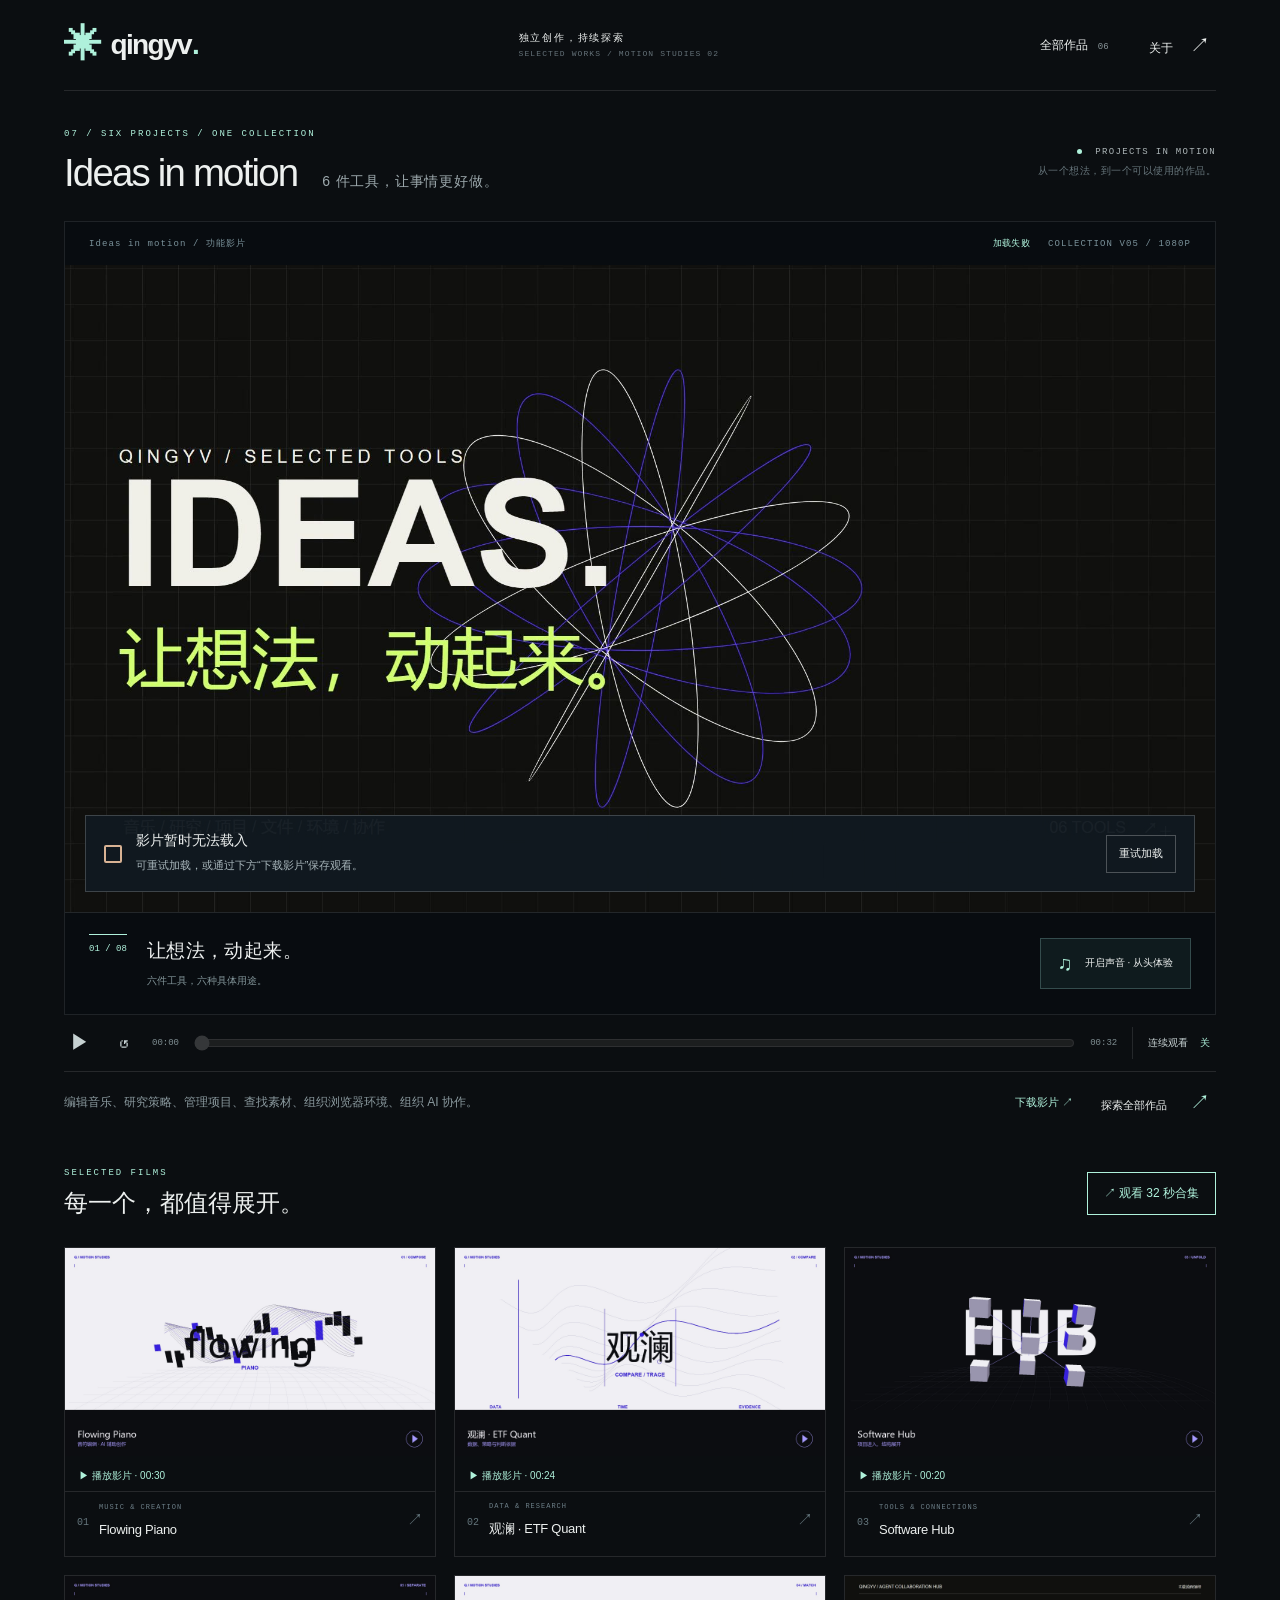
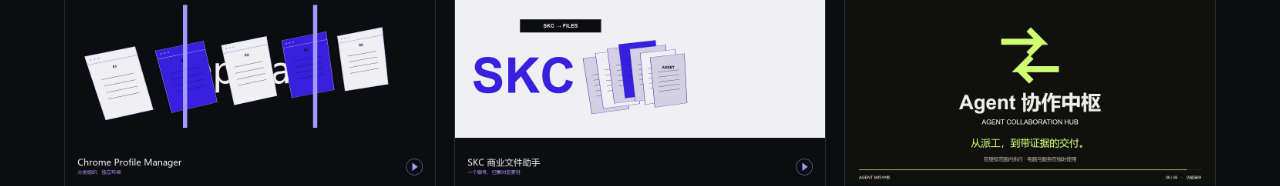
<file: index.html>
<!doctype html><html lang="zh-CN"><head><meta charset="utf-8"><meta http-equiv="refresh" content="0; url=prototype.html"><title>qingyv 展厅样片</title></head><body><a href="prototype.html">打开展厅样片</a></body></html>
</file>
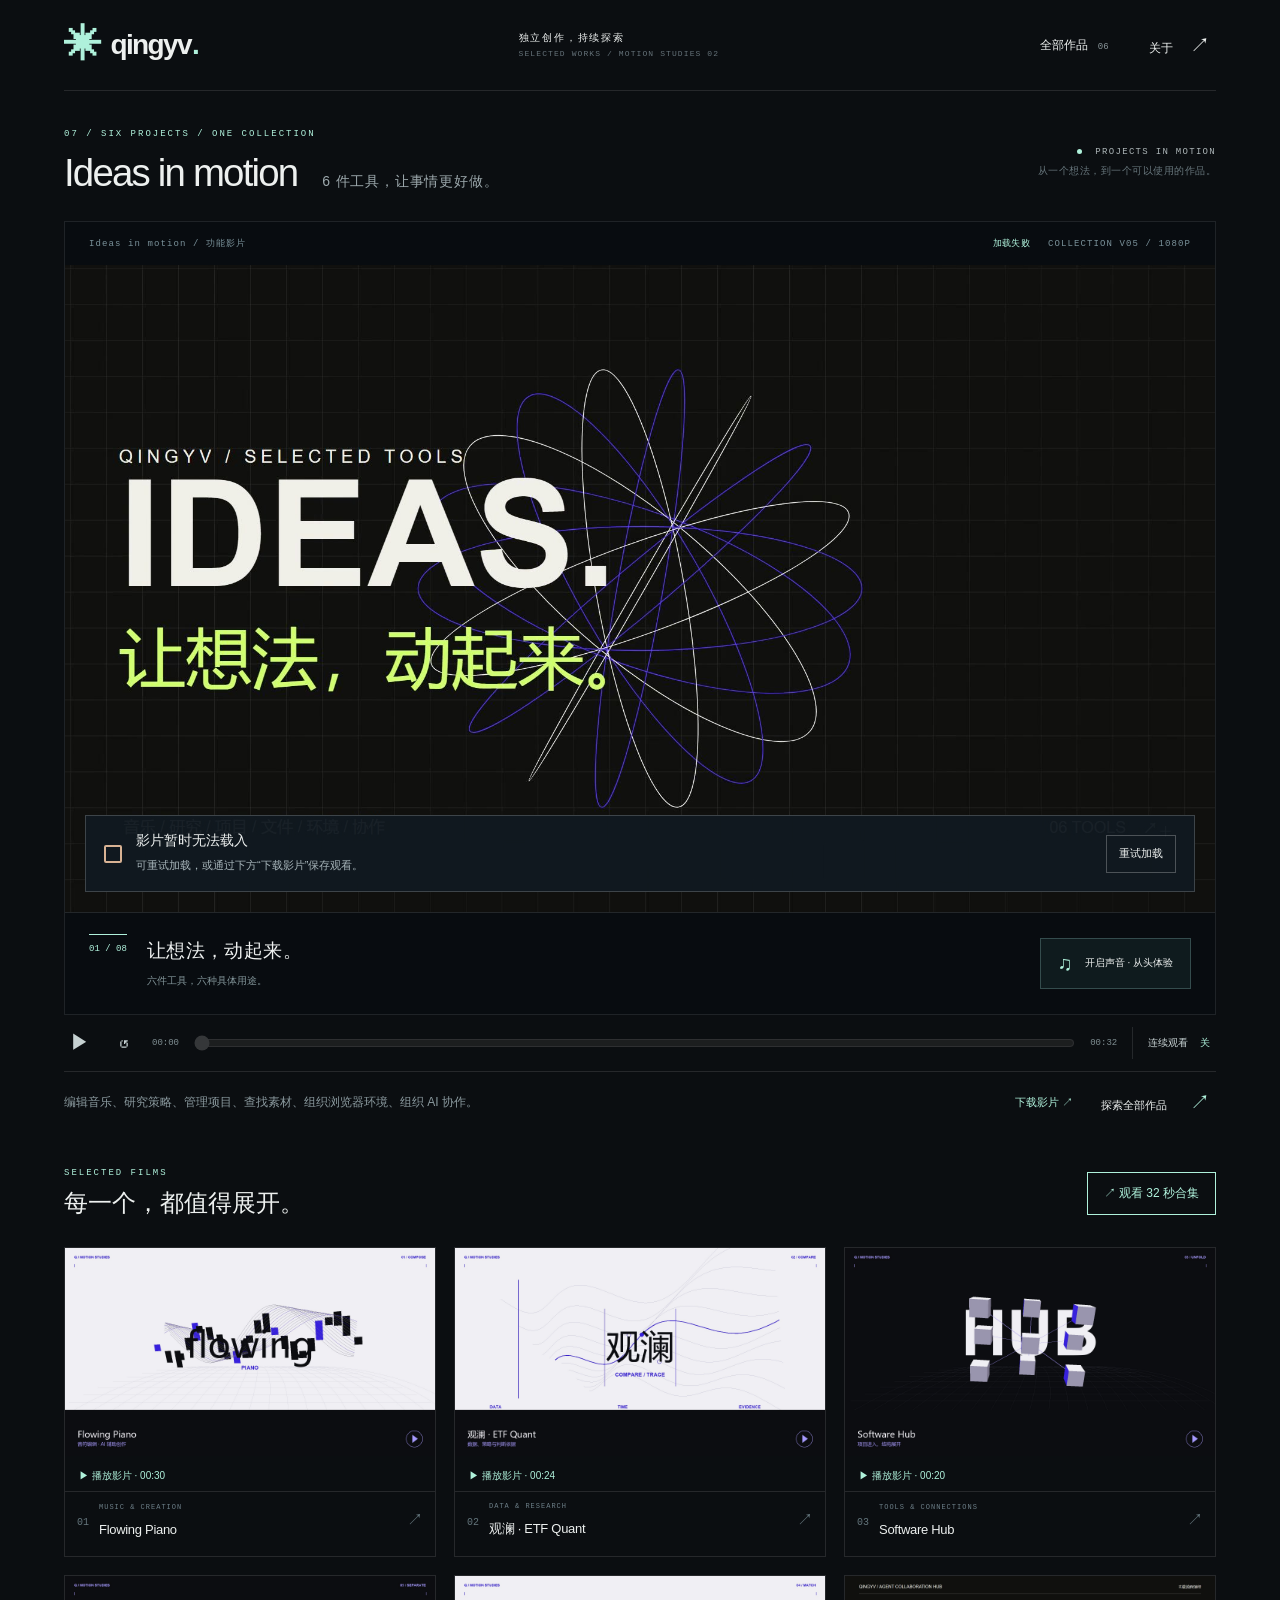
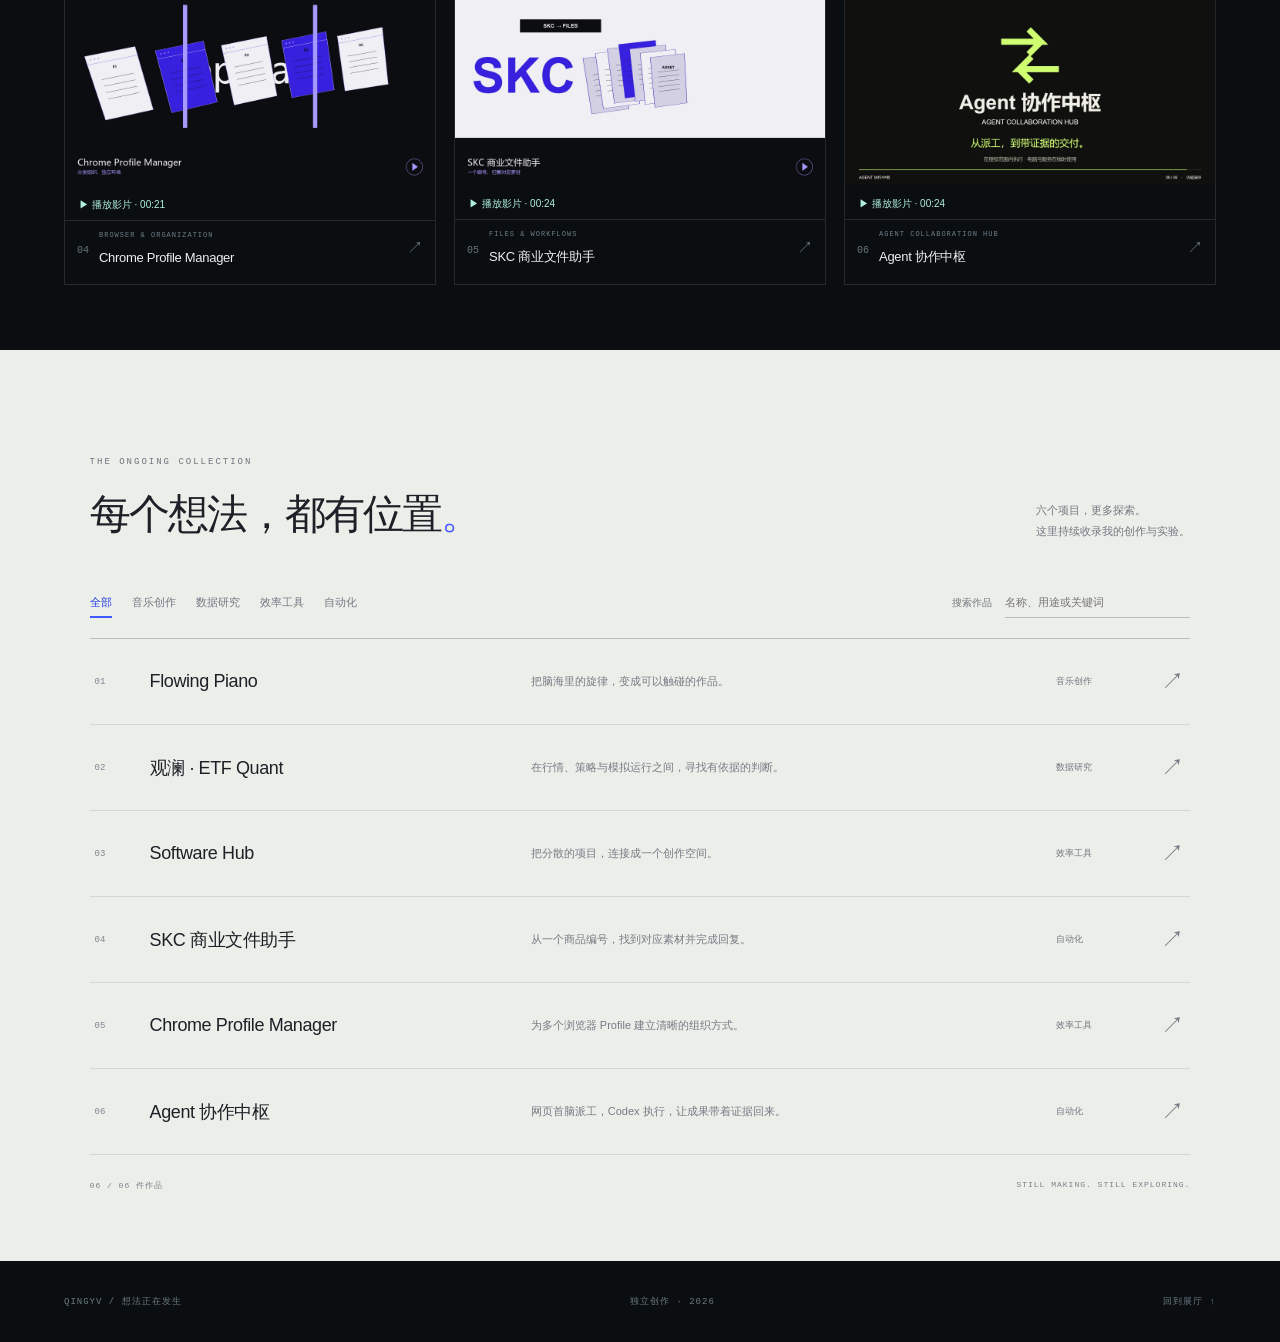
<file: prototype.html>
<!doctype html>
<html lang="zh-CN">
<head>
<meta charset="UTF-8"><meta name="viewport" content="width=device-width, initial-scale=1">
<meta name="theme-color" content="#0b0e11"><title>qingyv — Projects in motion</title>
<link rel="icon" href="data:image/svg+xml,%3Csvg xmlns='http://www.w3.org/2000/svg' viewBox='0 0 40 40'%3E%3Crect width='40' height='40' fill='%233e55ff'/%3E%3Ctext x='7' y='30' font-size='32' fill='white'%3E✳%3C/text%3E%3C/svg%3E">
<link rel="stylesheet" href="style.css?v=6"><link rel="stylesheet" href="archive.css?v=2">
<script src="projects.js?v=9" defer></script><script src="motion.js?v=6" defer></script><script src="archive.js?v=2" defer></script>
</head>
<body data-scene="0">
<header class="header"><a class="wordmark" href="#top" aria-label="qingyv 首页"><span>✳</span> qingyv<span class="brand-dot">.</span></a><div class="header-note">独立创作，持续探索<span>SELECTED WORKS / MOTION STUDIES 02</span></div><nav class="header-links"><a href="#archive">全部作品 <span id="navCount">06</span></a><button id="about" class="about-button">关于 <span>↗</span></button></nav></header>
<main id="top">
<section class="exhibition" aria-label="项目合集与六部独立影片">
<div class="exhibition-heading"><div><p class="overline" id="projectEyebrow">01 / MUSIC & CREATION</p><h1 id="projectTitle">Flowing Piano<span>让音符，流动起来。</span></h1></div><div class="heading-side"><span class="live-dot"></span> PROJECTS IN MOTION<br><small>从一个想法，到一个可以使用的作品。</small></div></div>
<div class="cinema" id="cinema">
<div class="stage-top"><span id="stageLabel">FLOWING PIANO / 音符编辑与声场反馈</span><span class="stage-meta"><span id="playbackState">准备影片</span><span id="stageMode">GENERATIVE MOTION / 01</span></span></div>
<div class="media-frame" id="mediaFrame">
<video id="sceneVideo" playsinline muted preload="metadata" tabindex="0" aria-label="Flowing Piano 宣传片"></video>
<div id="mediaStatus" class="media-feedback" hidden><span class="load-mark" aria-hidden="true"></span><div class="feedback-copy" role="status" aria-live="polite"><strong id="mediaStatusTitle"></strong><p id="mediaStatusText"></p></div><div class="feedback-actions"><button id="mediaRetry" hidden>重试加载</button><button id="mediaCancel" hidden>取消加载</button></div></div>
</div>
<div class="scene-caption"><span id="phaseNumber">01 / 04</span><div><strong id="phaseTitle">一切，从一个音开始。</strong><span id="phaseDescription">一枚音符落下，一缕光亮起。</span></div><button id="soundToggle" aria-pressed="false"><span class="sound-icon">♫</span><span id="soundLabel">开启声音 · 从头体验</span></button></div>
</div>
<div class="transport"><button id="motionToggle" aria-label="暂停影片" aria-pressed="false">Ⅱ</button><button id="replay" aria-label="重播当前项目影片">↺</button><span id="timecode">00:00</span><label class="timeline-label"><span class="sr-only">影片进度</span><input id="timeline" type="range" min="0" max="30" step="0.01" value="0"></label><span id="duration">00:30</span><button id="autoNext" aria-pressed="false">连续观看 <span>关</span></button></div>
<div class="feature-line"><p id="featureSummary">弹奏录制、编辑音符，让音乐成为看得见的创作。</p><div class="feature-actions"><a id="filmDownload" download>下载影片 ↗</a><button id="projectDetail">了解项目 <span>↗</span></button></div></div>
<div class="films-heading"><div><span class="overline">SELECTED FILMS</span><h2>每一个，都值得展开。</h2></div><button id="showOverview" aria-pressed="true">↗ 观看 32 秒合集</button></div>
<nav class="project-nav" aria-label="选择动画项目" id="projectNav"></nav>
</section>
<section class="archive" id="archive" aria-labelledby="archiveTitle">
<div class="archive-heading"><div><span class="archive-eyebrow">THE ONGOING COLLECTION</span><h2 id="archiveTitle">每个想法，都有位置<span>。</span></h2></div><p>六个项目，更多探索。<br>这里持续收录我的创作与实验。</p></div>
<div class="archive-controls"><div class="category-filters" id="categoryFilters" aria-label="按类别筛选"></div><label class="project-search"><span>搜索作品</span><input id="projectSearch" type="search" placeholder="名称、用途或关键词" autocomplete="off"></label></div>
<div id="archiveList"></div><p class="empty-state" id="emptyState" hidden>暂时没有匹配的作品。试试其他关键词，或切换到“全部”。</p>
<div class="archive-end"><span id="resultCount" aria-live="polite"></span><span>STILL MAKING. STILL EXPLORING.</span></div>
</section>
</main>
<footer><span>QINGYV / 想法正在发生</span><span>独立创作 · 2026</span><a href="#top">回到展厅 ↑</a></footer>
<dialog id="detailDialog"><button class="dialog-close" aria-label="关闭详情">×</button><span class="dialog-eyebrow" id="detailKicker"></span><h2 id="detailTitle"></h2><p id="detailBody"></p><div class="detail-points" id="detailPoints"></div><p class="dialog-note">动画根据项目功能制作，界面与数据为演示内容；实际软件未在此页面运行。</p><button class="dialog-return">回到展厅 ↗</button></dialog>
</body>
</html>
</file>
<file: style.css>
:root{--bg:#0b0e11;--fg:#edf0ef;--muted:#8a969a;--accent:#aff1db;--line:#ffffff1c;--blue:#4359ff;color-scheme:dark}
*{box-sizing:border-box}html{scroll-behavior:smooth}body{margin:0;background:var(--bg);color:var(--fg);font-family:Arial,"Microsoft YaHei",sans-serif}button,input{font:inherit}button{cursor:pointer;color:inherit;background:none;border:0}a{color:inherit;text-decoration:none}button:focus-visible,a:focus-visible{outline:2px solid var(--accent);outline-offset:5px}::selection{background:#4056ef;color:white}
.header{height:91px;margin:0 5%;border-bottom:1px solid var(--line);display:flex;align-items:center;justify-content:space-between}.wordmark{font-size:28px;font-weight:700;letter-spacing:-1.6px;display:flex;align-items:center;gap:10px}.wordmark>span:first-child{font-size:38px;color:var(--accent)}.brand-dot{margin-left:-9px;color:var(--accent)}.header-note{font-size:10px;line-height:1.9;letter-spacing:1.8px}.header-note span{display:block;color:#657279;font:8px/1.8 Consolas,monospace;letter-spacing:1.1px}.header-links{display:flex;gap:32px;align-items:center}.about-button{font-size:12px}.about-button span{margin-left:14px;font-size:20px}
.exhibition{max-width:1800px;margin:auto;padding:38px 5% 0}.exhibition-heading{display:flex;justify-content:space-between;align-items:center;margin-bottom:26px}.overline{font:9px Consolas,monospace;letter-spacing:2px;color:var(--accent);margin:0 0 12px}h1{font-size:clamp(27px,3vw,46px);font-weight:500;letter-spacing:-1.8px;margin:0}h1 span{font-size:14px;letter-spacing:.8px;color:#9ca8ac;margin-left:25px;display:inline-block}.heading-side{font:9px/2 Consolas,monospace;letter-spacing:1.3px;text-align:right;color:#acb5b7}.heading-side small{font:10px/2 Arial,"Microsoft YaHei",sans-serif;color:#68777d;letter-spacing:.5px}.live-dot{display:inline-block;width:5px;height:5px;background:var(--accent);border-radius:50%;margin-right:7px}
.cinema{position:relative;background:#080c10;border:1px solid #ffffff18;overflow:hidden}.stage-top{position:absolute;z-index:1;left:24px;right:24px;top:20px;display:flex;justify-content:space-between;color:#7a929a;font:9px Consolas,"Microsoft YaHei",monospace;letter-spacing:1.1px;pointer-events:none}canvas{width:100%;aspect-ratio:1440/690;display:block}.scene-caption{position:absolute;left:25px;right:25px;bottom:25px;display:flex;align-items:center;gap:20px;pointer-events:none}.scene-caption>span{font:9px Consolas,monospace;color:var(--accent);border-top:1px solid var(--accent);padding-top:9px;align-self:flex-start;margin-top:1px}.scene-caption strong{display:block;font-size:19px;letter-spacing:.4px;font-weight:500}.scene-caption div>span{display:block;margin-top:8px;font-size:10px;color:#829599}.scene-caption button{pointer-events:auto;margin-left:auto;display:flex;align-items:center;gap:12px;background:#101c20ed;border:1px solid #a0d7d442;padding:13px 17px;font-size:10px}.sound-icon{color:var(--accent);font-size:20px}.scene-caption button:hover{background:#223b3d}button[hidden]{display:none}
.transport{display:flex;align-items:center;gap:15px;border-bottom:1px solid var(--line);height:57px;color:#7e8d91;font:9px Consolas,monospace}.transport>button{min-width:26px;min-height:32px;font-size:20px;color:#c6d1d2}.transport #autoNext{font:10px Arial,"Microsoft YaHei",sans-serif;white-space:nowrap;padding-left:15px;border-left:1px solid var(--line)}#autoNext span{margin-left:9px;color:var(--accent)}.timeline-label{display:flex;align-items:center;flex:1;min-width:30px}input[type=range]{accent-color:var(--accent);width:100%;height:22px;margin:0;cursor:pointer;background:transparent}
.feature-line{display:flex;align-items:center;justify-content:space-between;gap:20px;margin:16px 0 22px}.feature-line p{font-size:12px;color:#8a999e;line-height:1.8;margin:0}.feature-line button{font-size:11px;white-space:nowrap}.feature-line button span{font-size:20px;margin-left:20px;color:var(--accent)}
.project-nav{display:grid;grid-template-columns:repeat(4,1fr);border-top:1px solid var(--line);border-bottom:1px solid var(--line)}.project-tab{padding:24px 20px;text-align:left;border-right:1px solid var(--line);position:relative;display:flex;gap:16px;align-items:flex-start;min-width:0}.project-tab:last-child{border-right:0}.project-tab.selected{background:#ffffff04}.project-tab:after{content:"";position:absolute;bottom:-1px;left:0;width:0;height:2px;background:var(--accent);transition:width .3s}.project-tab.selected:after{width:100%}.project-tab:hover{background:#ffffff07}.project-number{font:10px Consolas,monospace;color:#64757c;padding-top:4px}.project-category{font:8px Consolas,monospace;letter-spacing:1px;color:#6d7f88;display:block;margin-bottom:9px}.project-tab strong{font-size:16px;font-weight:500;letter-spacing:-.3px}.tab-arrow{margin-left:auto;color:#65767d}.selected .tab-arrow{color:var(--accent)}
.sr-only{position:absolute;width:1px;height:1px;overflow:hidden;clip-path:inset(50%)}footer{display:flex;justify-content:space-between;padding:34px 5%;color:#697a82;font:9px Consolas,"Microsoft YaHei",monospace;letter-spacing:1px}
dialog{background:#121b21;color:#ecf3f1;border:1px solid #ffffff25;width:min(590px,90vw);padding:50px;max-height:85dvh}dialog::backdrop{background:#03080cbd;backdrop-filter:blur(9px)}.dialog-close{position:absolute;right:16px;top:10px;font-size:28px;color:#8a9ba3}.dialog-eyebrow{font:9px Consolas,monospace;color:var(--accent);letter-spacing:1px}dialog h2{font-size:31px;letter-spacing:-1px;font-weight:500}dialog p{font-size:13px;color:#a7b5ba;line-height:2}.detail-points{display:flex;flex-wrap:wrap;gap:8px;margin:25px 0}.detail-points span{font-size:10px;padding:7px 10px;border:1px solid #ffffff25}.dialog-note{font-size:10px;border-top:1px solid #ffffff20;padding-top:15px}.dialog-return{background:#e3efea;color:#102022;padding:12px 20px;font-size:12px;margin-top:12px}
body[data-scene="1"]{--accent:#b9ed88}body[data-scene="2"]{--accent:#9caeff}body[data-scene="3"]{--accent:#e2c0ff}
@media(max-width:1050px){.project-tab{padding:20px 12px;gap:10px}.project-tab strong{font-size:13px}.project-category{font-size:7px}h1 span{display:block;margin:10px 0 0;font-size:12px}.heading-side{max-width:200px}.scene-caption strong{font-size:16px}}
@media(max-width:650px){.header{height:72px;margin:0 5%}.wordmark{font-size:23px}.wordmark>span:first-child{font-size:30px}.header-note,.heading-side{display:none}.header-links{gap:20px}.exhibition{padding:26px 4% 0}.exhibition-heading{margin:0 2% 20px}.overline{font-size:8px}h1{font-size:29px;letter-spacing:-1px}h1 span{font-size:12px;letter-spacing:.4px}.stage-top{left:12px;right:12px;top:14px;font-size:7px;letter-spacing:.2px}.stage-top span:last-child{display:none}canvas{aspect-ratio:1.16}.scene-caption{left:14px;right:14px;bottom:17px;gap:10px;flex-wrap:wrap}.scene-caption>span{font-size:7px}.scene-caption strong{font-size:14px}.scene-caption div>span{font-size:9px;max-width:235px;line-height:1.7;margin-top:6px}.scene-caption button{padding:8px 11px;margin:5px 0 0 41px;font-size:9px;gap:8px}.sound-icon{font-size:15px}.transport{gap:8px;height:54px;font-size:8px}.transport #autoNext{font-size:9px;padding-left:7px}.transport #autoNext span{margin-left:4px}.feature-line{margin:15px 2% 20px;gap:10px;align-items:flex-start}.feature-line p{font-size:10px;max-width:235px}.feature-line button{font-size:10px}.feature-line button span{margin-left:5px;font-size:16px}.project-nav{grid-template-columns:1fr 1fr}.project-tab{padding:20px 10px;gap:8px}.project-tab:nth-child(2){border-right:0}.project-tab:nth-child(-n+2){border-bottom:1px solid var(--line)}.project-tab strong{font-size:12px}.project-number{font-size:8px}.project-category{font-size:6px;letter-spacing:.4px}.tab-arrow{font-size:12px}.archive{margin-top:45px!important}footer{font-size:7px;gap:20px;padding:30px 6%}footer>span:nth-child(2){display:none}dialog{padding:36px 24px}dialog h2{font-size:27px}}
@media(prefers-reduced-motion:reduce){html{scroll-behavior:auto}*,*:before,*:after{transition:none!important;animation:none!important}}
/* Captured films keep their full landscape frame on every screen. */
#sceneVideo{display:block;width:100%;aspect-ratio:16/9;object-fit:contain;background:#080c10}
.cinema .stage-top{position:static;padding:15px 24px;min-height:42px}
.cinema .scene-caption{position:static;padding:20px 24px;min-height:102px;border-top:1px solid var(--line)}
.scene-caption div{min-width:0;flex:1}.scene-caption div>span{line-height:1.7}
#mediaStatus{margin:0;padding:16px 24px;color:#e2c0a5;font-size:12px}
.feature-actions{display:flex;gap:22px;align-items:center;flex-shrink:0}.feature-actions>a{font-size:11px;color:var(--accent);white-space:nowrap}
@media(max-width:650px){.cinema .stage-top{padding:12px;min-height:34px}.cinema .scene-caption{padding:16px 14px;min-height:122px}.cinema .scene-caption button{margin:0 0 0 35px}.feature-line{flex-wrap:wrap}.feature-actions{width:100%;justify-content:space-between}.scene-caption div>span{max-width:none}}
/* Film handoff keeps one stable frame and uses only transform/opacity tracks. */
.project-nav{grid-template-columns:repeat(6,minmax(0,1fr))}.project-tab{grid-column:span 2}.project-tab:nth-child(-n+2){grid-column:span 3}
body[data-scene="5"]{--accent:#b5a8ff}
.films-heading{display:flex;align-items:center;justify-content:space-between;margin:44px 0 20px;gap:16px}.films-heading h2{font-size:24px;font-weight:500;margin:8px 0}.films-heading button{font-size:12px;padding:12px 16px;border:1px solid var(--line);white-space:nowrap}.films-heading button[aria-pressed=true]{color:var(--accent);border-color:var(--accent)}
.project-nav{gap:18px;border:0}.project-tab{display:grid;grid-template-columns:auto 1fr auto;padding:0 0 18px;gap:10px;border:1px solid var(--line);overflow:hidden;align-items:center}.film-cover{grid-column:1/-1;width:100%;height:auto;aspect-ratio:16/9;display:block;transition:transform .4s cubic-bezier(.22,1,.36,1)}.cover-play{grid-column:1/-1;padding:3px 14px 8px;font-size:10px;color:var(--accent);border-bottom:1px solid var(--line)}.project-tab .project-number{margin-left:12px}.project-tab .tab-arrow{margin-right:12px}.project-tab strong{font-size:13px}.project-tab .project-category{font-size:7px}.project-tab:hover .film-cover{transform:scale(1.035)}.project-tab:hover .cover-play{color:white}.project-tab.selected{border-color:var(--accent)}body[data-scene="4"]{--accent:#b5a8ff}
@media(max-width:1050px){.project-nav{grid-template-columns:repeat(2,minmax(0,1fr))}.project-tab,.project-tab:nth-child(-n+2){grid-column:auto;padding:0 0 15px}.project-tab:nth-child(5){grid-column:1/-1}}
@media(max-width:650px){.project-nav{gap:12px}.films-heading{align-items:flex-start}.films-heading h2{font-size:18px}.films-heading button{font-size:10px;padding:10px}.project-tab strong{font-size:11px}.project-tab .project-number,.project-tab .tab-arrow{display:none}.project-tab>div{grid-column:1/-1;padding:0 10px}.cover-play{font-size:9px;padding:3px 10px 8px}.project-tab .project-category{font-size:6px}.project-tab{gap:8px}}
.media-frame{position:relative;aspect-ratio:16/9;overflow:hidden;background:#080c10}.media-frame #sceneVideo{height:100%;width:100%;object-fit:contain}
.stage-meta{display:flex;gap:18px;align-items:center}#playbackState{color:var(--accent);letter-spacing:.3px;white-space:nowrap}
.project-nav{position:relative}.project-tab:after{display:none}.project-indicator{position:absolute;height:2px;background:var(--accent);pointer-events:none;transform-origin:left center}.project-tab.selected .project-number{color:var(--accent)}
.cinema #mediaStatus{position:absolute;left:20px;right:20px;bottom:20px;margin:0;padding:16px 18px;display:flex;gap:14px;align-items:center;background:#101820f5;border:1px solid #ffffff30;color:var(--fg);z-index:2}.cinema #mediaStatus[hidden]{display:none}
.feedback-copy{min-width:0;flex:1}.feedback-copy strong{font-size:14px;font-weight:500}.feedback-copy p{margin:6px 0 0;font-size:11px;line-height:1.7;color:#a7b5ba}
.feedback-actions{display:flex;gap:10px;flex-wrap:wrap}.feedback-actions button{font-size:11px;padding:10px 12px;border:1px solid #ffffff40;min-height:38px}.feedback-actions button:hover{border-color:var(--accent)}
.load-mark{width:18px;height:18px;border:2px solid #ffffff20;border-top-color:var(--accent);border-radius:50%;flex-shrink:0}
[data-media-state="loading"] .load-mark,[data-media-state="buffering"] .load-mark{animation:media-loading .9s linear infinite}
[data-media-state="error"] .load-mark,[data-media-state="cancelled"] .load-mark,[data-media-state="blocked"] .load-mark{border-radius:2px;border-color:#d8b294}
.transport input:disabled{cursor:wait;opacity:.4}.transport button:disabled{cursor:default;opacity:.45}@keyframes media-loading{to{transform:rotate(360deg)}}
@media(max-width:650px){.stage-top .stage-meta{display:flex;gap:8px}.stage-meta #stageMode{display:none}.stage-meta #playbackState{display:inline}.cinema #mediaStatus{left:10px;right:10px;bottom:10px;padding:12px;gap:9px;display:grid;grid-template-columns:16px minmax(0,1fr)}.feedback-copy strong{font-size:12px}.feedback-copy p{font-size:10px}.feedback-actions{grid-column:1/-1;margin-left:0;width:100%}.feedback-actions button{padding:8px 10px;flex:1}.load-mark{width:16px;height:16px}}

/* Six current films; keep every cover equal in the grid. */
.project-tab:nth-child(-n+2){grid-column:span 2}
@media(max-width:1050px){.project-tab,.project-tab:nth-child(-n+2),.project-tab:nth-child(5){grid-column:auto}}
</file>
<file: archive.css>
.header-links{display:flex;align-items:center;gap:34px}.header-links>a{font-size:12px}.header-links>a span{font:9px Consolas,monospace;color:var(--muted);margin-left:7px}.archive{background:#eceee9;color:#1d2026;padding:100px 7% 70px;margin-top:65px;scroll-margin-top:20px}.archive-heading{display:flex;align-items:flex-end;justify-content:space-between;gap:40px;margin-bottom:45px}.archive-eyebrow{font:9px Consolas,monospace;letter-spacing:2px;color:#6e747f}.archive h2{font-size:clamp(27px,3.2vw,48px);font-weight:500;letter-spacing:-2px;margin:19px 0 0}.archive h2>span{color:#4359ff}.archive-heading p{font-size:11px;line-height:1.9;color:#727780;flex-shrink:0;margin:0}.archive-controls{display:flex;align-items:center;justify-content:space-between;border-bottom:1px solid #1d20263a;padding-bottom:20px;gap:30px}.category-filters{display:flex;gap:20px;flex-wrap:wrap}.category-filters button{font-size:11px;padding:8px 0;color:#737986;position:relative}.category-filters button.active{color:#263ee5}.category-filters button.active:after{content:"";position:absolute;left:0;right:0;bottom:0;height:2px;background:#4359ff}.project-search{display:flex;align-items:center;gap:13px;font-size:10px;color:#727780}.project-search input{width:185px;background:transparent;border:0;border-bottom:1px solid #252b4140;color:#1d2026;font:11px Arial,"Microsoft YaHei",sans-serif;padding:9px 0;outline-offset:3px}.project-search input:focus{outline:1px solid #4359ff}.archive-row{width:100%;display:grid;grid-template-columns:35px minmax(220px,1fr) minmax(220px,1.4fr) 85px 24px;gap:20px;align-items:center;padding:27px 5px;border-bottom:1px solid #1d20261d;text-align:left;transition:padding .3s,background .3s}.archive-row:hover{padding-left:15px;background:#4359ff07}.archive-number{font:9px Consolas,monospace;color:#80858f}.archive-row strong{font-size:18px;font-weight:500;letter-spacing:-.4px}.archive-description{font-size:11px;color:#757b84;line-height:1.8}.archive-category{font-size:9px;color:#727780}.archive-arrow{font-size:23px;color:#757b84}.archive-row:hover .archive-arrow{color:#4359ff}.archive-end{display:flex;justify-content:space-between;margin-top:25px;font:8px Consolas,"Microsoft YaHei",monospace;letter-spacing:1px;color:#7b818a}.empty-state{padding:45px 0;font-size:12px;color:#747b86}.header-links a:hover{color:var(--blue)}
@media(max-width:1000px){.archive-row{grid-template-columns:25px minmax(170px,1fr) minmax(170px,1fr) 65px 20px;gap:14px}.archive-row strong{font-size:15px}.archive-heading{gap:20px}.archive-controls{align-items:flex-start;flex-direction:column;gap:15px}}
@media(max-width:650px){.header-links{gap:18px}.header-links>a{font-size:10px}.header-links .about-button{font-size:0}.header-links .about-button span{font-size:20px;margin:0}.archive{margin-top:35px;padding:55px 6% 45px}.archive-heading{display:block;margin-bottom:24px}.archive h2{font-size:28px;letter-spacing:-1.3px}.archive-heading p{margin-top:17px;font-size:10px}.category-filters{gap:17px}.category-filters button{font-size:10px}.project-search{width:100%}.project-search input{flex:1;width:0}.archive-row{grid-template-columns:20px 1fr 65px 17px;gap:10px;padding:20px 0}.archive-row strong{font-size:14px}.archive-description{grid-column:2/5;grid-row:2;font-size:10px}.archive-category{font-size:8px}.archive-arrow{font-size:19px}.archive-end{font-size:6px}.archive-row:hover{padding-left:3px}}
</file>
